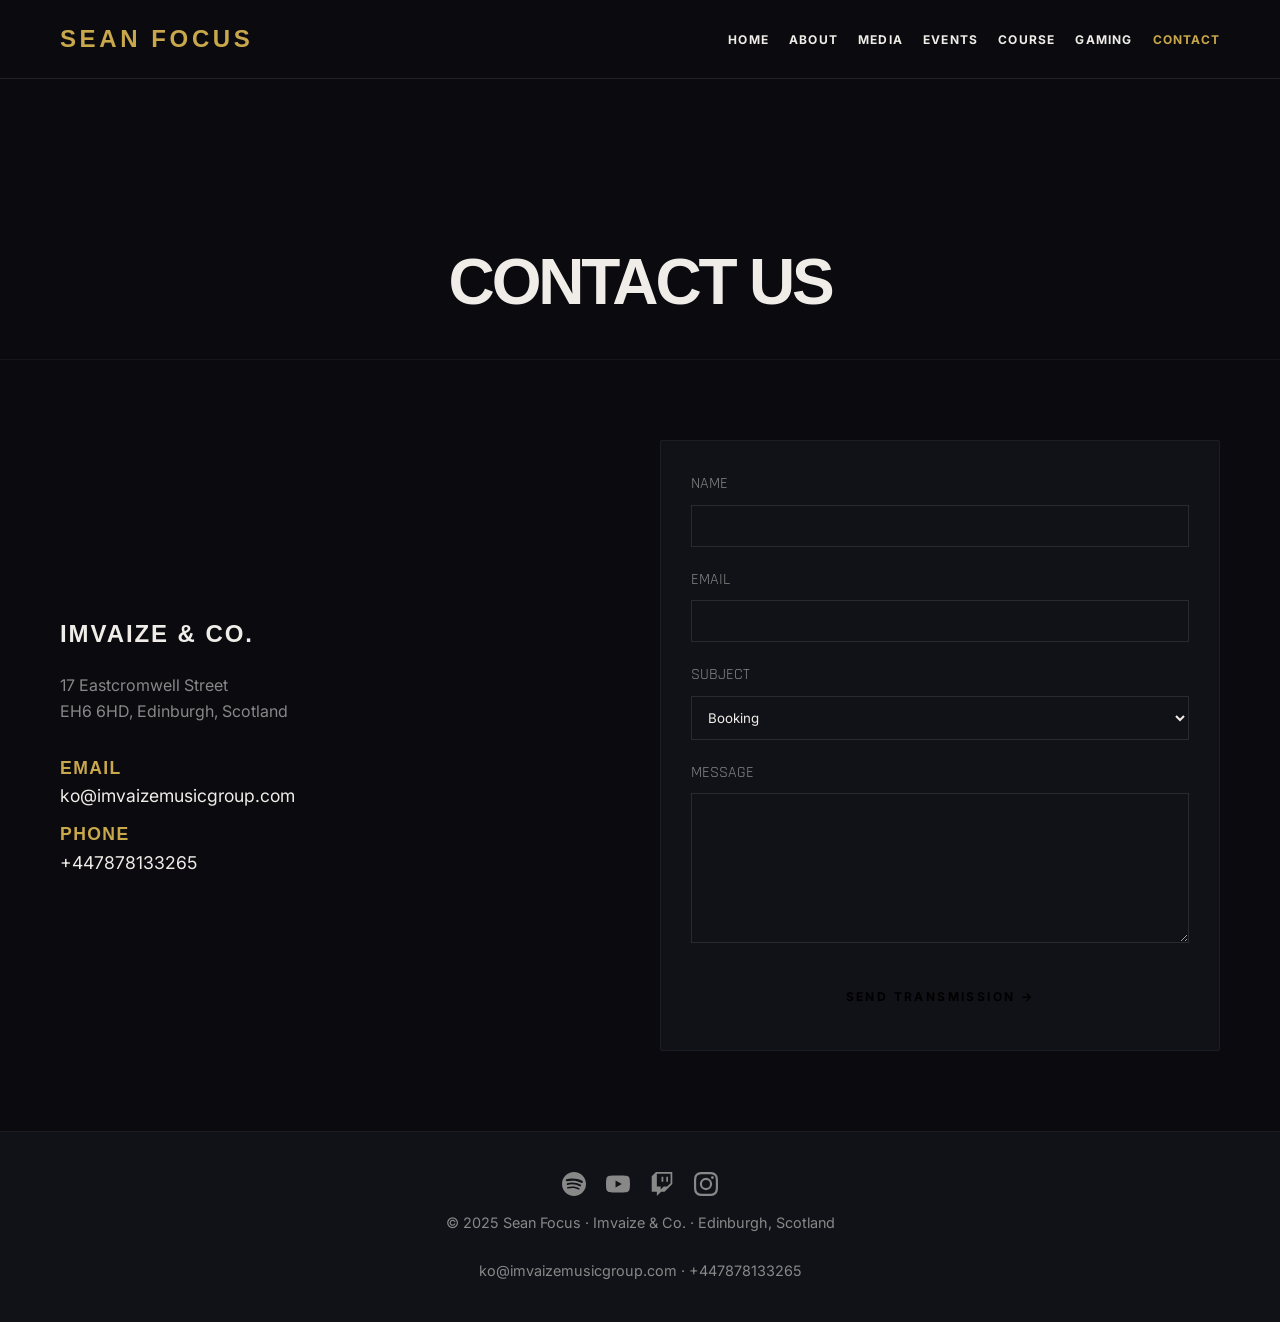
<file: sean-focus-website/contact.html>
<!doctype html>
<html lang="en">
  <head>
    <meta charset="UTF-8" />
    <meta name="viewport" content="width=device-width, initial-scale=1.0" />
    <title>Contact | Sean Focus</title>
    <link rel="stylesheet" href="./style.css">
    <script src="./main.js" defer></script>
  </head>
  <body>
    <!-- Nav -->
    <nav>
      <div class="container nav-container">
        <a href="./index.html" class="logo">SEAN FOCUS</a>
        <ul class="nav-links">
          <li><a href="./index.html">Home</a></li>
          <li><a href="./about.html">About</a></li>
          <li><a href="./media.html">Media</a></li>
          <li><a href="./events.html">Events</a></li>
          <li><a href="./course.html">Course</a></li>
          <li><a href="./gaming.html">Gaming</a></li>
          <li><a href="./contact.html" class="active">Contact</a></li>
        </ul>
        <div class="hamburger">
          <div class="line1"></div>
          <div class="line2"></div>
          <div class="line3"></div>
        </div>
      </div>
    </nav>

    <!-- Hero -->
    <section class="hero" style="min-height: 40vh; align-items: flex-end; padding-bottom: 40px; border-bottom: 1px solid rgba(255,255,255,0.05);">
      <div class="container hero-content">
        <h1>CONTACT US</h1>
      </div>
    </section>

    <!-- Section 1: Contact Two-Col -->
    <section class="section-pad fade-up">
      <div class="container two-col">
        
        <!-- Left: Details -->
        <div>
          <h2 style="margin-bottom: 20px;">IMVAIZE & CO.</h2>
          <p style="color: var(--text-muted); margin-bottom: 30px;">
            17 Eastcromwell Street<br>
            EH6 6HD, Edinburgh, Scotland
          </p>
          <div style="font-size: 1.1rem; margin-bottom: 10px;">
            <span style="color: var(--gold-accent);" class="rajdhani">EMAIL</span><br>
            <a href="mailto:ko@imvaizemusicgroup.com">ko@imvaizemusicgroup.com</a>
          </div>
          <div style="font-size: 1.1rem;">
            <span style="color: var(--gold-accent);" class="rajdhani">PHONE</span><br>
            <a href="tel:+447878133265">+447878133265</a>
          </div>
        </div>

        <!-- Right: Form -->
        <div class="surface-card">
          <form class="contact-form" action="#" onsubmit="event.preventDefault(); alert('Transmission Sent. We will be in touch.');">
            <div class="form-group">
              <label for="name">NAME</label>
              <input type="text" id="name" required>
            </div>
            
            <div class="form-group">
              <label for="email">EMAIL</label>
              <input type="email" id="email" required>
            </div>
            
            <div class="form-group">
              <label for="subject">SUBJECT</label>
              <select id="subject" required>
                <option value="booking">Booking</option>
                <option value="collaboration">Collaboration</option>
                <option value="press">Press</option>
                <option value="general">General</option>
              </select>
            </div>
            
            <div class="form-group">
              <label for="message">MESSAGE</label>
              <textarea id="message" required></textarea>
            </div>
            
            <button type="submit" class="btn submit-btn" style="margin-top: 10px;">SEND TRANSMISSION &rarr;</button>
          </form>
        </div>

      </div>
    </section>

    <!-- Footer -->
    <footer>
      <div class="container footer-content fade-up">
        <div class="footer-icons">
          <a href="#" aria-label="Spotify"><svg viewBox="0 0 24 24"><path d="M12 0C5.4 0 0 5.4 0 12s5.4 12 12 12 12-5.4 12-12S18.66 0 12 0zm5.521 17.34c-.24.359-.66.48-1.021.24-2.82-1.74-6.36-2.101-10.561-1.141-.418.122-.779-.179-.899-.539-.12-.421.18-.78.54-.9 4.56-1.021 8.52-.6 11.64 1.32.42.18.54.6.301.96zm1.44-3.3c-.301.42-.84.6-1.262.3-3.239-1.98-8.159-2.58-11.939-1.38-.479.12-1.02-.12-1.14-.6-.12-.48.12-1.021.6-1.141C9.6 9.9 15 10.561 18.72 12.84c.361.181.54.84.241 1.2zm.12-3.36C15.24 8.4 8.82 8.16 5.16 9.301c-.6.179-1.2-.181-1.38-.721-.18-.6.18-1.2.72-1.38 4.26-1.26 11.28-1.02 15.72 1.621.539.3.719 1.02.419 1.56-.239.54-.959.72-1.559.3z"/></svg></a>
          <a href="#" aria-label="YouTube"><svg viewBox="0 0 24 24"><path d="M23.498 6.186a3.016 3.016 0 0 0-2.122-2.136C19.505 3.545 12 3.545 12 3.545s-7.505 0-9.377.505A3.017 3.017 0 0 0 .502 6.186C0 8.07 0 12 0 12s0 3.93.502 5.814a3.016 3.016 0 0 0 2.122 2.136c1.871.505 9.376.505 9.376.505s7.505 0 9.377-.505a3.015 3.015 0 0 0 2.122-2.136C24 15.93 24 12 24 12s0-3.93-.502-5.814zM9.545 15.568V8.432L15.818 12l-6.273 3.568z"/></svg></a>
          <a href="#" aria-label="Twitch"><svg viewBox="0 0 24 24"><path d="M11.571 4.714h1.715v5.143H11.57zm4.715 0H18v5.143h-1.714zM6 0L1.714 4.286v15.428h5.143V24l4.286-4.286h3.428L22.286 12V0zm14.571 11.143l-3.428 3.428h-3.429l-3 3v-3H6.857V1.714h13.714Z"/></svg></a>
          <a href="#" aria-label="Instagram"><svg viewBox="0 0 24 24"><path d="M12 2.163c3.204 0 3.584.012 4.85.07 3.252.148 4.771 1.691 4.919 4.919.058 1.265.069 1.645.069 4.849 0 3.205-.012 3.584-.069 4.849-.149 3.225-1.664 4.771-4.919 4.919-1.266.058-1.644.07-4.85.07-3.204 0-3.584-.012-4.849-.07-3.26-.149-4.771-1.699-4.919-4.92-.058-1.265-.07-1.644-.07-4.849 0-3.204.013-3.583.07-4.849.149-3.227 1.664-4.771 4.919-4.919 1.266-.057 1.645-.069 4.849-.069zM12 0C8.741 0 8.333.014 7.053.072 2.695.272.273 2.69.073 7.052.014 8.333 0 8.741 0 12c0 3.259.014 3.668.072 4.948.2 4.358 2.618 6.78 6.98 6.98C8.333 23.986 8.741 24 12 24c3.259 0 3.668-.014 4.948-.072 4.354-.2 6.782-2.618 6.979-6.98.059-1.28.073-1.689.073-4.948 0-3.259-.014-3.667-.072-4.947-.196-4.354-2.617-6.78-6.979-6.98C15.668.014 15.259 0 12 0zm0 5.838a6.162 6.162 0 100 12.324 6.162 6.162 0 000-12.324zM12 16a4 4 0 110-8 4 4 0 010 8zm6.406-11.845a1.44 1.44 0 100 2.881 1.44 1.44 0 000-2.881z"/></svg></a>
        </div>
        <div class="footer-text">© 2025 Sean Focus · Imvaize & Co. · Edinburgh, Scotland</div>
        <div class="footer-contact">ko@imvaizemusicgroup.com · +447878133265</div>
      </div>
    </footer>
  </body>
</html>
</file>
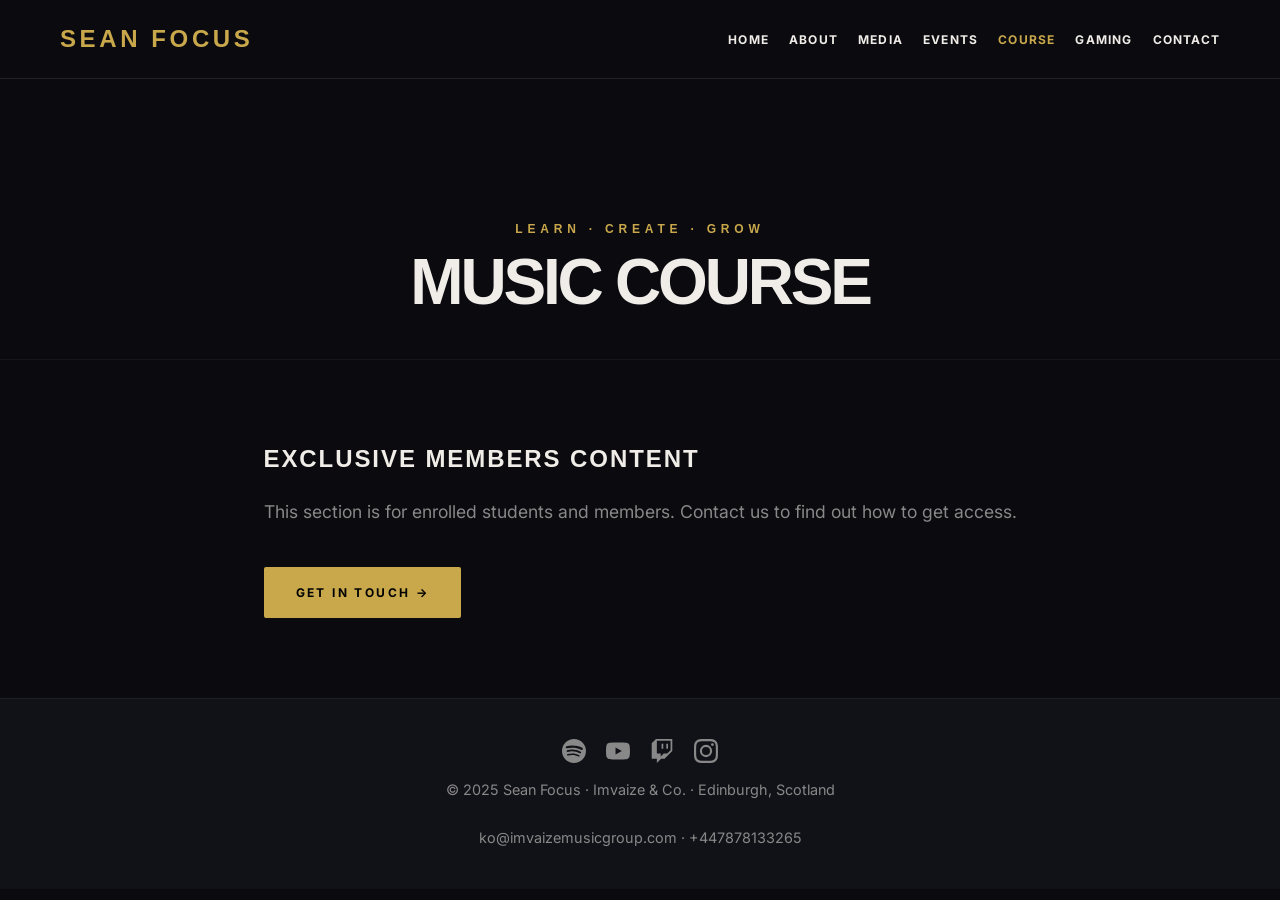
<file: sean-focus-website/course.html>
<!doctype html>
<html lang="en">
  <head>
    <meta charset="UTF-8" />
    <meta name="viewport" content="width=device-width, initial-scale=1.0" />
    <title>Music Course | Sean Focus</title>
    <link rel="stylesheet" href="./style.css">
    <script src="./main.js" defer></script>
  </head>
  <body>
    <!-- Nav -->
    <nav>
      <div class="container nav-container">
        <a href="./index.html" class="logo">SEAN FOCUS</a>
        <ul class="nav-links">
          <li><a href="./index.html">Home</a></li>
          <li><a href="./about.html">About</a></li>
          <li><a href="./media.html">Media</a></li>
          <li><a href="./events.html">Events</a></li>
          <li><a href="./course.html" class="active">Course</a></li>
          <li><a href="./gaming.html">Gaming</a></li>
          <li><a href="./contact.html">Contact</a></li>
        </ul>
        <div class="hamburger">
          <div class="line1"></div>
          <div class="line2"></div>
          <div class="line3"></div>
        </div>
      </div>
    </nav>

    <!-- Hero -->
    <section class="hero" style="min-height: 40vh; align-items: flex-end; padding-bottom: 40px; border-bottom: 1px solid rgba(255,255,255,0.05);">
      <div class="container hero-content">
        <span class="eyebrow rajdhani">LEARN · CREATE · GROW</span>
        <h1>MUSIC COURSE</h1>
      </div>
    </section>

    <!-- Section 1: Members Only -->
    <section class="section-pad fade-up" style="flex: 1; display: flex; align-items: center;">
      <div class="container text-center">
        <h2 style="margin-bottom: 20px;">EXCLUSIVE MEMBERS CONTENT</h2>
        <p style="margin-bottom: 40px; color: var(--text-muted); font-size: 1.1rem;">This section is for enrolled students and members. Contact us to find out how to get access.</p>
        <a href="./contact.html" class="btn">GET IN TOUCH &rarr;</a>
      </div>
    </section>

    <!-- Footer -->
    <footer>
      <div class="container footer-content fade-up">
        <div class="footer-icons">
          <a href="#" aria-label="Spotify"><svg viewBox="0 0 24 24"><path d="M12 0C5.4 0 0 5.4 0 12s5.4 12 12 12 12-5.4 12-12S18.66 0 12 0zm5.521 17.34c-.24.359-.66.48-1.021.24-2.82-1.74-6.36-2.101-10.561-1.141-.418.122-.779-.179-.899-.539-.12-.421.18-.78.54-.9 4.56-1.021 8.52-.6 11.64 1.32.42.18.54.6.301.96zm1.44-3.3c-.301.42-.84.6-1.262.3-3.239-1.98-8.159-2.58-11.939-1.38-.479.12-1.02-.12-1.14-.6-.12-.48.12-1.021.6-1.141C9.6 9.9 15 10.561 18.72 12.84c.361.181.54.84.241 1.2zm.12-3.36C15.24 8.4 8.82 8.16 5.16 9.301c-.6.179-1.2-.181-1.38-.721-.18-.6.18-1.2.72-1.38 4.26-1.26 11.28-1.02 15.72 1.621.539.3.719 1.02.419 1.56-.239.54-.959.72-1.559.3z"/></svg></a>
          <a href="#" aria-label="YouTube"><svg viewBox="0 0 24 24"><path d="M23.498 6.186a3.016 3.016 0 0 0-2.122-2.136C19.505 3.545 12 3.545 12 3.545s-7.505 0-9.377.505A3.017 3.017 0 0 0 .502 6.186C0 8.07 0 12 0 12s0 3.93.502 5.814a3.016 3.016 0 0 0 2.122 2.136c1.871.505 9.376.505 9.376.505s7.505 0 9.377-.505a3.015 3.015 0 0 0 2.122-2.136C24 15.93 24 12 24 12s0-3.93-.502-5.814zM9.545 15.568V8.432L15.818 12l-6.273 3.568z"/></svg></a>
          <a href="#" aria-label="Twitch"><svg viewBox="0 0 24 24"><path d="M11.571 4.714h1.715v5.143H11.57zm4.715 0H18v5.143h-1.714zM6 0L1.714 4.286v15.428h5.143V24l4.286-4.286h3.428L22.286 12V0zm14.571 11.143l-3.428 3.428h-3.429l-3 3v-3H6.857V1.714h13.714Z"/></svg></a>
          <a href="#" aria-label="Instagram"><svg viewBox="0 0 24 24"><path d="M12 2.163c3.204 0 3.584.012 4.85.07 3.252.148 4.771 1.691 4.919 4.919.058 1.265.069 1.645.069 4.849 0 3.205-.012 3.584-.069 4.849-.149 3.225-1.664 4.771-4.919 4.919-1.266.058-1.644.07-4.85.07-3.204 0-3.584-.012-4.849-.07-3.26-.149-4.771-1.699-4.919-4.92-.058-1.265-.07-1.644-.07-4.849 0-3.204.013-3.583.07-4.849.149-3.227 1.664-4.771 4.919-4.919 1.266-.057 1.645-.069 4.849-.069zM12 0C8.741 0 8.333.014 7.053.072 2.695.272.273 2.69.073 7.052.014 8.333 0 8.741 0 12c0 3.259.014 3.668.072 4.948.2 4.358 2.618 6.78 6.98 6.98C8.333 23.986 8.741 24 12 24c3.259 0 3.668-.014 4.948-.072 4.354-.2 6.782-2.618 6.979-6.98.059-1.28.073-1.689.073-4.948 0-3.259-.014-3.667-.072-4.947-.196-4.354-2.617-6.78-6.979-6.98C15.668.014 15.259 0 12 0zm0 5.838a6.162 6.162 0 100 12.324 6.162 6.162 0 000-12.324zM12 16a4 4 0 110-8 4 4 0 010 8zm6.406-11.845a1.44 1.44 0 100 2.881 1.44 1.44 0 000-2.881z"/></svg></a>
        </div>
        <div class="footer-text">© 2025 Sean Focus · Imvaize & Co. · Edinburgh, Scotland</div>
        <div class="footer-contact">ko@imvaizemusicgroup.com · +447878133265</div>
      </div>
    </footer>
  </body>
</html>
</file>
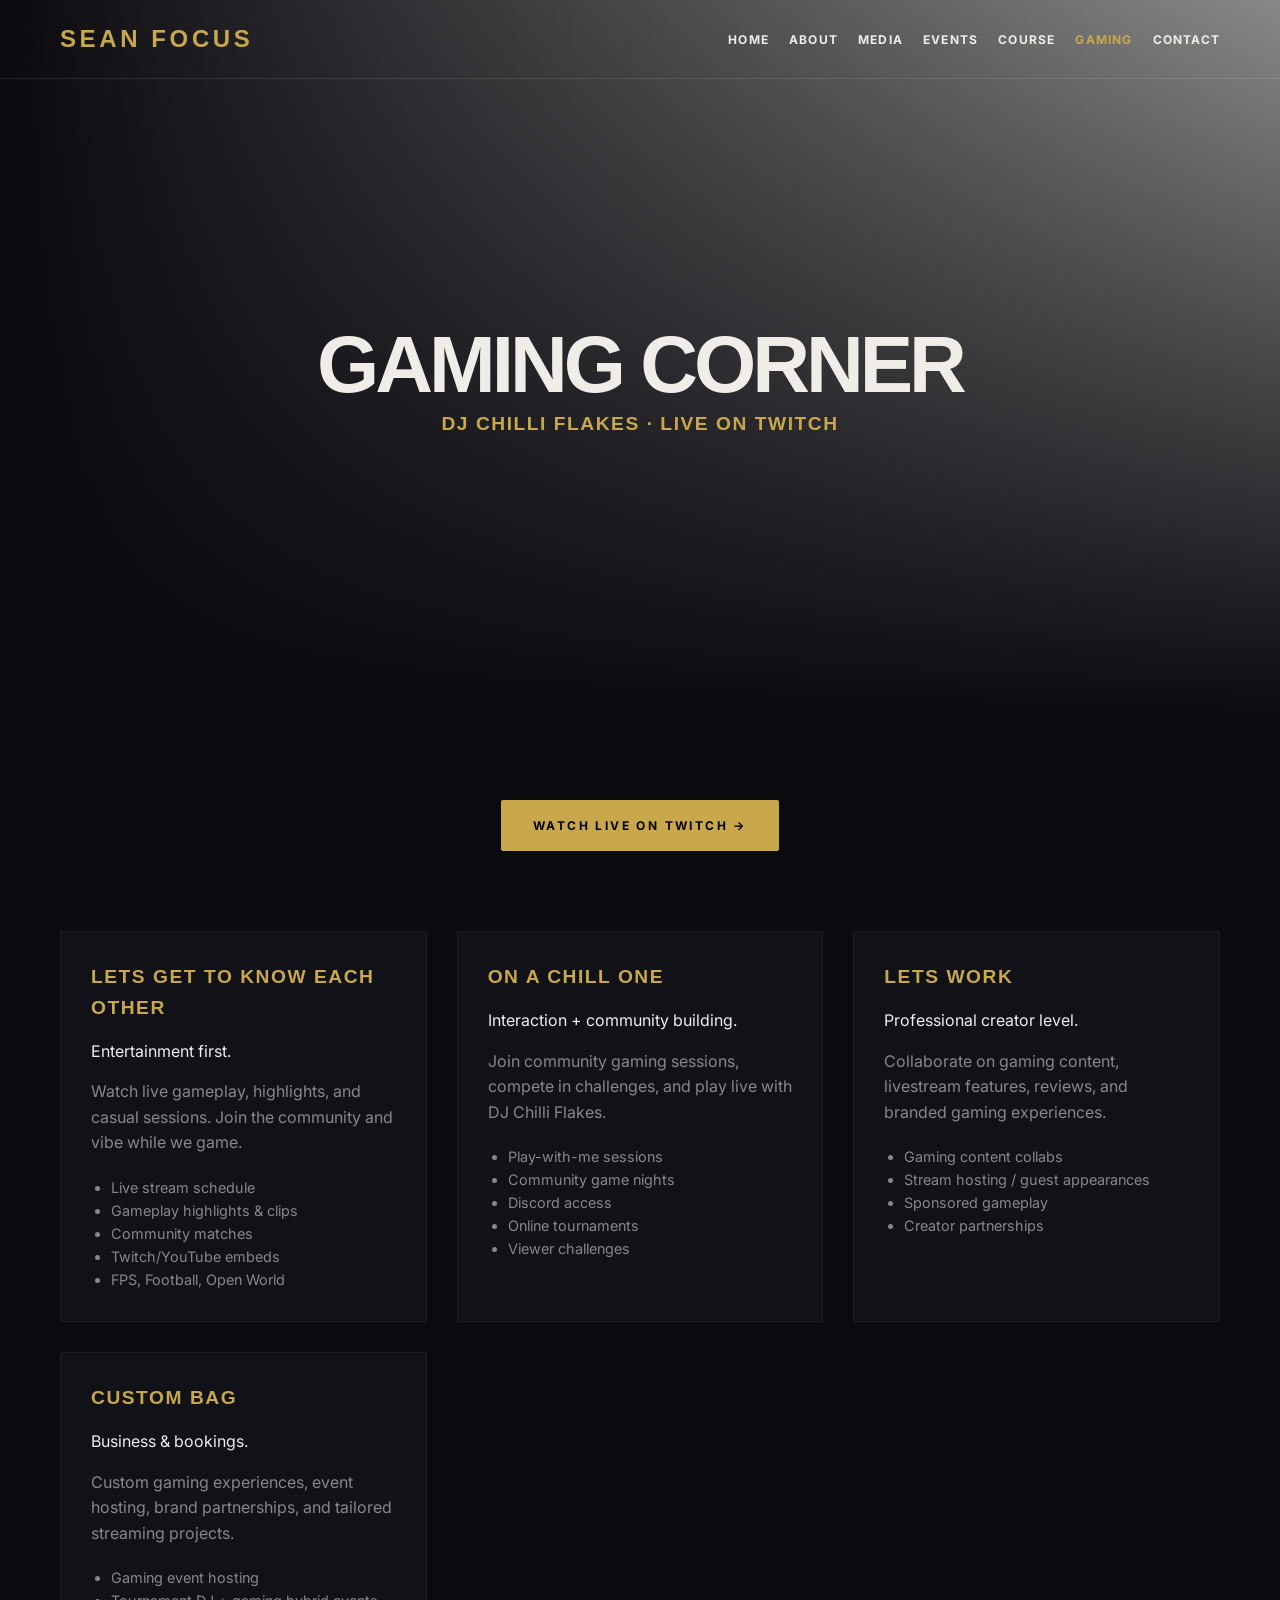
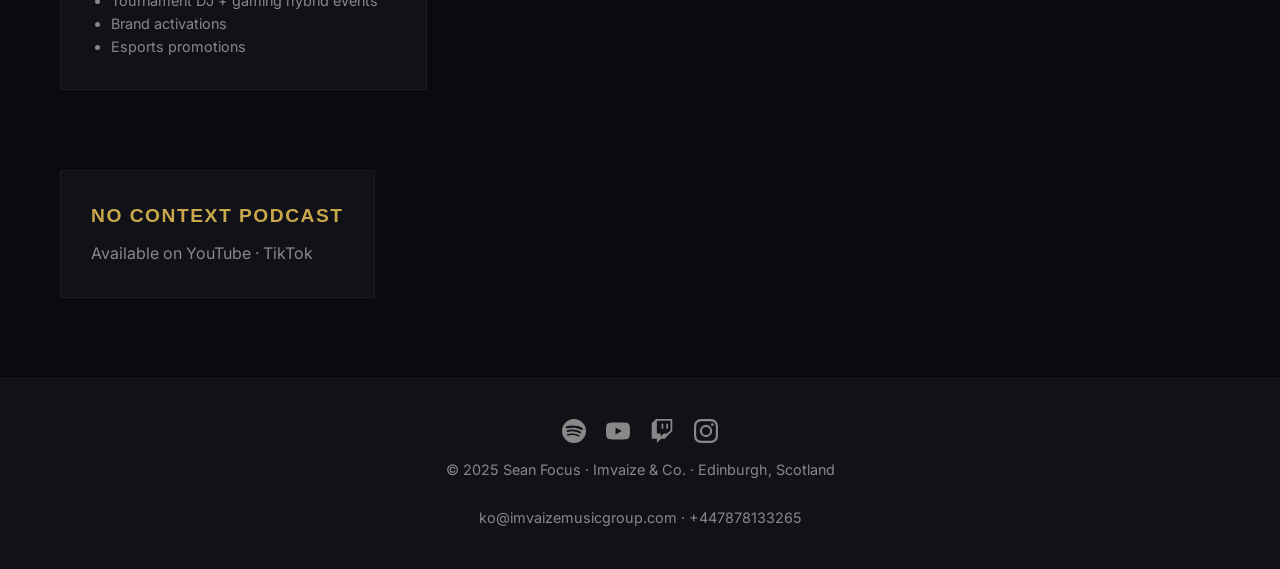
<file: sean-focus-website/gaming.html>
<!doctype html>
<html lang="en">
  <head>
    <meta charset="UTF-8" />
    <meta name="viewport" content="width=device-width, initial-scale=1.0" />
    <title>Gaming | Sean Focus</title>
    <link rel="stylesheet" href="./style.css">
    <script src="./main.js" defer></script>
  </head>
  <body>
    <!-- Nav -->
    <nav>
      <div class="container nav-container">
        <a href="./index.html" class="logo">SEAN FOCUS</a>
        <ul class="nav-links">
          <li><a href="./index.html">Home</a></li>
          <li><a href="./about.html">About</a></li>
          <li><a href="./media.html">Media</a></li>
          <li><a href="./events.html">Events</a></li>
          <li><a href="./course.html">Course</a></li>
          <li><a href="./gaming.html" class="active">Gaming</a></li>
          <li><a href="./contact.html">Contact</a></li>
        </ul>
        <div class="hamburger">
          <div class="line1"></div>
          <div class="line2"></div>
          <div class="line3"></div>
        </div>
      </div>
    </nav>

    <!-- Hero -->
    <section class="hero bg-image-hero fade-up" style="background-image: url('https://images.squarespace-cdn.com/content/v1/686b99c8298a407d0af5ca66/ce37ebe5-df0a-4af9-9fb5-c3d0c00c804d/IMG_8475.PNG');">
      <div class="hero-overlay"></div>
      <div class="container hero-content">
        <h1 style="font-size: 5rem; margin-bottom: 0;">GAMING CORNER</h1>
        <p class="rajdhani" style="color: var(--gold-accent); margin-top: 10px;">DJ CHILLI FLAKES · LIVE ON TWITCH</p>
      </div>
    </section>

    <!-- Section 1: Twitch CTA -->
    <section class="section-pad fade-up" style="text-align: center; padding-bottom: 0;">
      <div class="container">
        <a href="https://www.twitch.com/seanfocus" target="_blank" class="btn">WATCH LIVE ON TWITCH &rarr;</a>
      </div>
    </section>

    <!-- Section 2: 4 Tier Cards -->
    <section class="section-pad fade-up">
      <div class="container">
        <div style="display: grid; grid-template-columns: repeat(auto-fit, minmax(300px, 1fr)); gap: 30px;">
          
          <div class="surface-card">
            <h3>LETS GET TO KNOW EACH OTHER</h3>
            <p style="margin-bottom: 15px; color: var(--text-primary);">Entertainment first.</p>
            <p style="margin-bottom: 20px;">Watch live gameplay, highlights, and casual sessions. Join the community and vibe while we game.</p>
            <ul style="color: var(--text-muted); list-style-type: disc; padding-left: 20px; font-size: 0.9rem;">
              <li>Live stream schedule</li>
              <li>Gameplay highlights & clips</li>
              <li>Community matches</li>
              <li>Twitch/YouTube embeds</li>
              <li>FPS, Football, Open World</li>
            </ul>
          </div>

          <div class="surface-card">
            <h3>ON A CHILL ONE</h3>
            <p style="margin-bottom: 15px; color: var(--text-primary);">Interaction + community building.</p>
            <p style="margin-bottom: 20px;">Join community gaming sessions, compete in challenges, and play live with DJ Chilli Flakes.</p>
            <ul style="color: var(--text-muted); list-style-type: disc; padding-left: 20px; font-size: 0.9rem;">
              <li>Play-with-me sessions</li>
              <li>Community game nights</li>
              <li>Discord access</li>
              <li>Online tournaments</li>
              <li>Viewer challenges</li>
            </ul>
          </div>

          <div class="surface-card">
            <h3>LETS WORK</h3>
            <p style="margin-bottom: 15px; color: var(--text-primary);">Professional creator level.</p>
            <p style="margin-bottom: 20px;">Collaborate on gaming content, livestream features, reviews, and branded gaming experiences.</p>
            <ul style="color: var(--text-muted); list-style-type: disc; padding-left: 20px; font-size: 0.9rem;">
              <li>Gaming content collabs</li>
              <li>Stream hosting / guest appearances</li>
              <li>Sponsored gameplay</li>
              <li>Creator partnerships</li>
            </ul>
          </div>

          <div class="surface-card">
            <h3>CUSTOM BAG</h3>
            <p style="margin-bottom: 15px; color: var(--text-primary);">Business & bookings.</p>
            <p style="margin-bottom: 20px;">Custom gaming experiences, event hosting, brand partnerships, and tailored streaming projects.</p>
            <ul style="color: var(--text-muted); list-style-type: disc; padding-left: 20px; font-size: 0.9rem;">
              <li>Gaming event hosting</li>
              <li>Tournament DJ + gaming hybrid events</li>
              <li>Brand activations</li>
              <li>Esports promotions</li>
            </ul>
          </div>

        </div>
      </div>
    </section>

    <!-- Section 3: No Context Podcast -->
    <section class="section-pad fade-up" style="padding-top: 0;">
      <div class="container text-center">
        <div class="surface-card" style="max-width: 600px; margin: 0 auto; display: inline-block;">
          <h3 style="margin-bottom: 10px;">NO CONTEXT PODCAST</h3>
          <p>Available on YouTube · TikTok</p>
        </div>
      </div>
    </section>

    <!-- Footer -->
    <footer>
      <div class="container footer-content fade-up">
        <div class="footer-icons">
          <a href="#" aria-label="Spotify"><svg viewBox="0 0 24 24"><path d="M12 0C5.4 0 0 5.4 0 12s5.4 12 12 12 12-5.4 12-12S18.66 0 12 0zm5.521 17.34c-.24.359-.66.48-1.021.24-2.82-1.74-6.36-2.101-10.561-1.141-.418.122-.779-.179-.899-.539-.12-.421.18-.78.54-.9 4.56-1.021 8.52-.6 11.64 1.32.42.18.54.6.301.96zm1.44-3.3c-.301.42-.84.6-1.262.3-3.239-1.98-8.159-2.58-11.939-1.38-.479.12-1.02-.12-1.14-.6-.12-.48.12-1.021.6-1.141C9.6 9.9 15 10.561 18.72 12.84c.361.181.54.84.241 1.2zm.12-3.36C15.24 8.4 8.82 8.16 5.16 9.301c-.6.179-1.2-.181-1.38-.721-.18-.6.18-1.2.72-1.38 4.26-1.26 11.28-1.02 15.72 1.621.539.3.719 1.02.419 1.56-.239.54-.959.72-1.559.3z"/></svg></a>
          <a href="#" aria-label="YouTube"><svg viewBox="0 0 24 24"><path d="M23.498 6.186a3.016 3.016 0 0 0-2.122-2.136C19.505 3.545 12 3.545 12 3.545s-7.505 0-9.377.505A3.017 3.017 0 0 0 .502 6.186C0 8.07 0 12 0 12s0 3.93.502 5.814a3.016 3.016 0 0 0 2.122 2.136c1.871.505 9.376.505 9.376.505s7.505 0 9.377-.505a3.015 3.015 0 0 0 2.122-2.136C24 15.93 24 12 24 12s0-3.93-.502-5.814zM9.545 15.568V8.432L15.818 12l-6.273 3.568z"/></svg></a>
          <a href="#" aria-label="Twitch"><svg viewBox="0 0 24 24"><path d="M11.571 4.714h1.715v5.143H11.57zm4.715 0H18v5.143h-1.714zM6 0L1.714 4.286v15.428h5.143V24l4.286-4.286h3.428L22.286 12V0zm14.571 11.143l-3.428 3.428h-3.429l-3 3v-3H6.857V1.714h13.714Z"/></svg></a>
          <a href="#" aria-label="Instagram"><svg viewBox="0 0 24 24"><path d="M12 2.163c3.204 0 3.584.012 4.85.07 3.252.148 4.771 1.691 4.919 4.919.058 1.265.069 1.645.069 4.849 0 3.205-.012 3.584-.069 4.849-.149 3.225-1.664 4.771-4.919 4.919-1.266.058-1.644.07-4.85.07-3.204 0-3.584-.012-4.849-.07-3.26-.149-4.771-1.699-4.919-4.92-.058-1.265-.07-1.644-.07-4.849 0-3.204.013-3.583.07-4.849.149-3.227 1.664-4.771 4.919-4.919 1.266-.057 1.645-.069 4.849-.069zM12 0C8.741 0 8.333.014 7.053.072 2.695.272.273 2.69.073 7.052.014 8.333 0 8.741 0 12c0 3.259.014 3.668.072 4.948.2 4.358 2.618 6.78 6.98 6.98C8.333 23.986 8.741 24 12 24c3.259 0 3.668-.014 4.948-.072 4.354-.2 6.782-2.618 6.979-6.98.059-1.28.073-1.689.073-4.948 0-3.259-.014-3.667-.072-4.947-.196-4.354-2.617-6.78-6.979-6.98C15.668.014 15.259 0 12 0zm0 5.838a6.162 6.162 0 100 12.324 6.162 6.162 0 000-12.324zM12 16a4 4 0 110-8 4 4 0 010 8zm6.406-11.845a1.44 1.44 0 100 2.881 1.44 1.44 0 000-2.881z"/></svg></a>
        </div>
        <div class="footer-text">© 2025 Sean Focus · Imvaize & Co. · Edinburgh, Scotland</div>
        <div class="footer-contact">ko@imvaizemusicgroup.com · +447878133265</div>
      </div>
    </footer>
  </body>
</html>
</file>
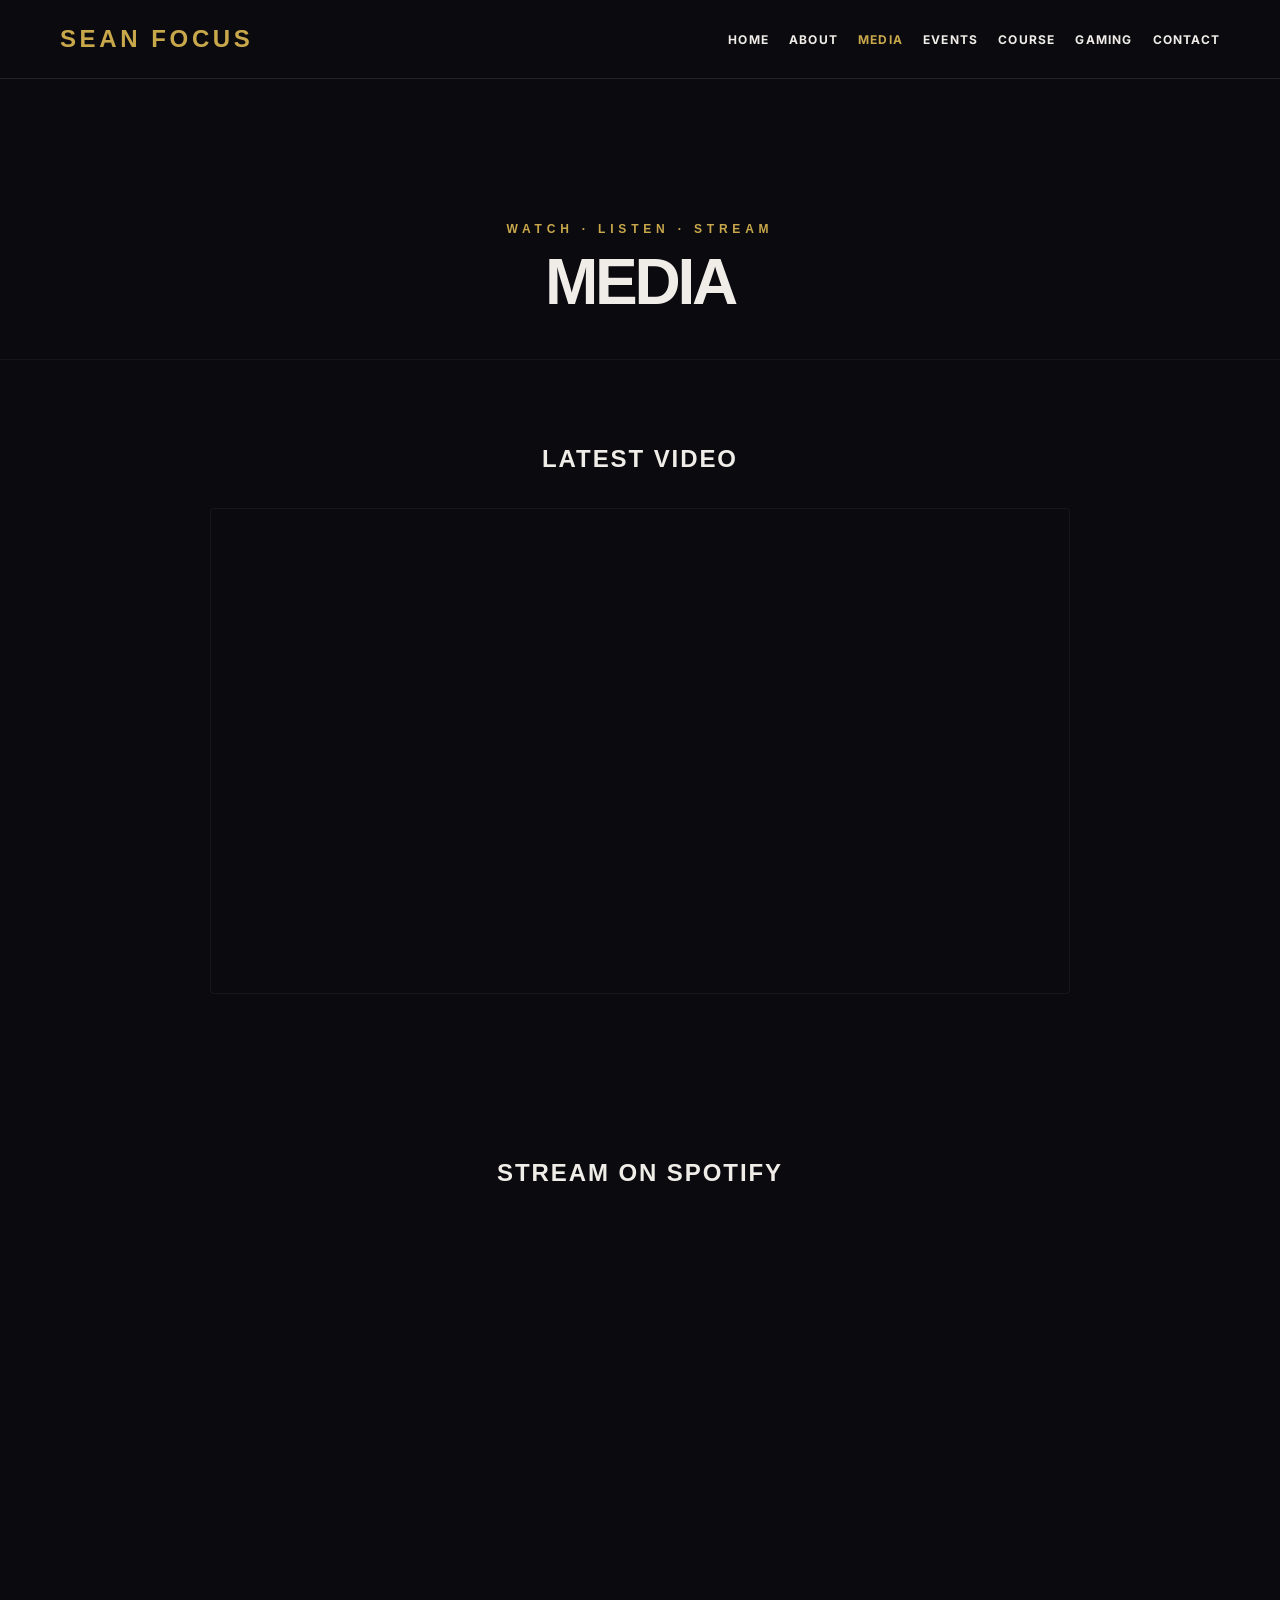
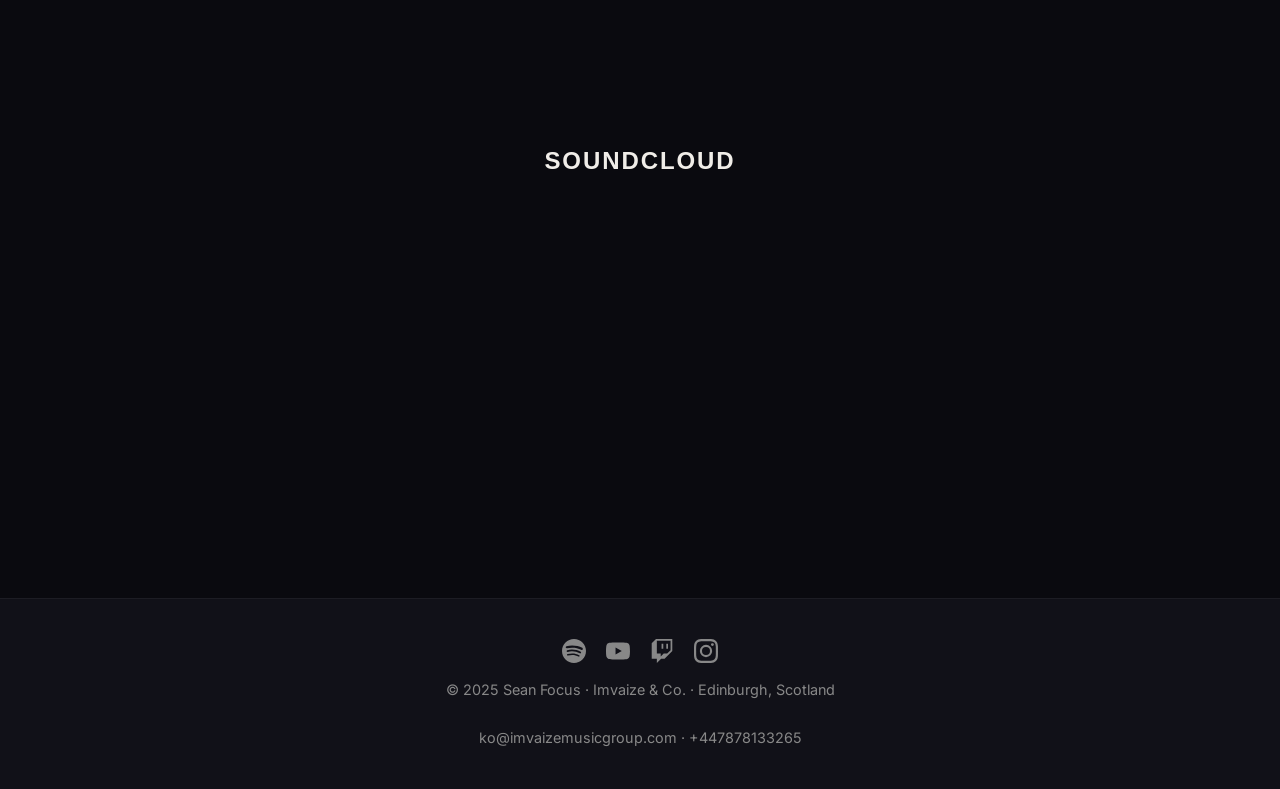
<file: sean-focus-website/media.html>
<!doctype html>
<html lang="en">
  <head>
    <meta charset="UTF-8" />
    <meta name="viewport" content="width=device-width, initial-scale=1.0" />
    <title>Media | Sean Focus</title>
    <link rel="stylesheet" href="./style.css">
    <script src="./main.js" defer></script>
  </head>
  <body>
    <!-- Nav -->
    <nav>
      <div class="container nav-container">
        <a href="./index.html" class="logo">SEAN FOCUS</a>
        <ul class="nav-links">
          <li><a href="./index.html">Home</a></li>
          <li><a href="./about.html">About</a></li>
          <li><a href="./media.html" class="active">Media</a></li>
          <li><a href="./events.html">Events</a></li>
          <li><a href="./course.html">Course</a></li>
          <li><a href="./gaming.html">Gaming</a></li>
          <li><a href="./contact.html">Contact</a></li>
        </ul>
        <div class="hamburger">
          <div class="line1"></div>
          <div class="line2"></div>
          <div class="line3"></div>
        </div>
      </div>
    </nav>

    <!-- Hero -->
    <section class="hero" style="min-height: 40vh; align-items: flex-end; padding-bottom: 40px; border-bottom: 1px solid rgba(255,255,255,0.05);">
      <div class="container hero-content">
        <span class="eyebrow rajdhani">WATCH · LISTEN · STREAM</span>
        <h1>MEDIA</h1>
      </div>
    </section>

    <!-- Section 1: YouTube -->
    <section class="section-pad fade-up">
      <div class="container" style="max-width: 900px;">
        <h2 style="margin-bottom: 30px; text-align: center;">LATEST VIDEO</h2>
        <div style="position: relative; padding-bottom: 56.25%; height: 0; overflow: hidden; max-width: 100%; border-radius: 4px; border: 1px solid rgba(255,255,255,0.05);">
          <iframe style="position: absolute; top: 0; left: 0; width: 100%; height: 100%;" src="https://www.youtube.com/embed/-gnrQWbRamI?si=YFvKfMiNOsxF3Ruw" title="YouTube video player" frameborder="0" allow="accelerometer; autoplay; clipboard-write; encrypted-media; gyroscope; picture-in-picture; web-share" allowfullscreen></iframe>
        </div>
      </div>
    </section>

    <!-- Section 2: Spotify -->
    <section class="section-pad fade-up">
      <div class="container" style="max-width: 900px;">
        <h2 style="margin-bottom: 30px; text-align: center;">STREAM ON SPOTIFY</h2>
        <iframe style="border-radius:12px" src="https://open.spotify.com/embed/artist/6j7iNkRpXyfzPkkGRPzyLL?utm_source=generator&theme=0" width="100%" height="352" frameBorder="0" allowfullscreen="" allow="autoplay; clipboard-write; encrypted-media; fullscreen; picture-in-picture" loading="lazy"></iframe>
      </div>
    </section>

    <!-- Section 3: SoundCloud -->
    <section class="section-pad fade-up">
      <div class="container" style="max-width: 900px;">
        <h2 style="margin-bottom: 30px; text-align: center;">SOUNDCLOUD</h2>
        <iframe width="100%" height="300" scrolling="no" frameborder="no" allow="autoplay" src="https://w.soundcloud.com/player/?url=https%3A//api.soundcloud.com/users/17335001&color=%23c9a84c&auto_play=false&hide_related=false&show_comments=false&show_user=true&show_reposts=false&show_teaser=false&visual=true"></iframe>
      </div>
    </section>

    <!-- Footer -->
    <footer>
      <div class="container footer-content fade-up">
        <div class="footer-icons">
          <a href="#" aria-label="Spotify"><svg viewBox="0 0 24 24"><path d="M12 0C5.4 0 0 5.4 0 12s5.4 12 12 12 12-5.4 12-12S18.66 0 12 0zm5.521 17.34c-.24.359-.66.48-1.021.24-2.82-1.74-6.36-2.101-10.561-1.141-.418.122-.779-.179-.899-.539-.12-.421.18-.78.54-.9 4.56-1.021 8.52-.6 11.64 1.32.42.18.54.6.301.96zm1.44-3.3c-.301.42-.84.6-1.262.3-3.239-1.98-8.159-2.58-11.939-1.38-.479.12-1.02-.12-1.14-.6-.12-.48.12-1.021.6-1.141C9.6 9.9 15 10.561 18.72 12.84c.361.181.54.84.241 1.2zm.12-3.36C15.24 8.4 8.82 8.16 5.16 9.301c-.6.179-1.2-.181-1.38-.721-.18-.6.18-1.2.72-1.38 4.26-1.26 11.28-1.02 15.72 1.621.539.3.719 1.02.419 1.56-.239.54-.959.72-1.559.3z"/></svg></a>
          <a href="#" aria-label="YouTube"><svg viewBox="0 0 24 24"><path d="M23.498 6.186a3.016 3.016 0 0 0-2.122-2.136C19.505 3.545 12 3.545 12 3.545s-7.505 0-9.377.505A3.017 3.017 0 0 0 .502 6.186C0 8.07 0 12 0 12s0 3.93.502 5.814a3.016 3.016 0 0 0 2.122 2.136c1.871.505 9.376.505 9.376.505s7.505 0 9.377-.505a3.015 3.015 0 0 0 2.122-2.136C24 15.93 24 12 24 12s0-3.93-.502-5.814zM9.545 15.568V8.432L15.818 12l-6.273 3.568z"/></svg></a>
          <a href="#" aria-label="Twitch"><svg viewBox="0 0 24 24"><path d="M11.571 4.714h1.715v5.143H11.57zm4.715 0H18v5.143h-1.714zM6 0L1.714 4.286v15.428h5.143V24l4.286-4.286h3.428L22.286 12V0zm14.571 11.143l-3.428 3.428h-3.429l-3 3v-3H6.857V1.714h13.714Z"/></svg></a>
          <a href="#" aria-label="Instagram"><svg viewBox="0 0 24 24"><path d="M12 2.163c3.204 0 3.584.012 4.85.07 3.252.148 4.771 1.691 4.919 4.919.058 1.265.069 1.645.069 4.849 0 3.205-.012 3.584-.069 4.849-.149 3.225-1.664 4.771-4.919 4.919-1.266.058-1.644.07-4.85.07-3.204 0-3.584-.012-4.849-.07-3.26-.149-4.771-1.699-4.919-4.92-.058-1.265-.07-1.644-.07-4.849 0-3.204.013-3.583.07-4.849.149-3.227 1.664-4.771 4.919-4.919 1.266-.057 1.645-.069 4.849-.069zM12 0C8.741 0 8.333.014 7.053.072 2.695.272.273 2.69.073 7.052.014 8.333 0 8.741 0 12c0 3.259.014 3.668.072 4.948.2 4.358 2.618 6.78 6.98 6.98C8.333 23.986 8.741 24 12 24c3.259 0 3.668-.014 4.948-.072 4.354-.2 6.782-2.618 6.979-6.98.059-1.28.073-1.689.073-4.948 0-3.259-.014-3.667-.072-4.947-.196-4.354-2.617-6.78-6.979-6.98C15.668.014 15.259 0 12 0zm0 5.838a6.162 6.162 0 100 12.324 6.162 6.162 0 000-12.324zM12 16a4 4 0 110-8 4 4 0 010 8zm6.406-11.845a1.44 1.44 0 100 2.881 1.44 1.44 0 000-2.881z"/></svg></a>
        </div>
        <div class="footer-text">© 2025 Sean Focus · Imvaize & Co. · Edinburgh, Scotland</div>
        <div class="footer-contact">ko@imvaizemusicgroup.com · +447878133265</div>
      </div>
    </footer>
  </body>
</html>
</file>
<file: sean-focus-website/style.css>
@import url('https://fonts.googleapis.com/css2?family=Inter:wght@400;500&family=Rajdhani:wght@700&display=swap');

:root {
  --bg-color: #0a0a0f;
  --surface-color: #111118;
  --gold-accent: #c9a84c;
  --text-primary: #f0ede8;
  --text-muted: #888888;
  --nav-bg-scrolled: rgba(10, 10, 15, 0.96);
  --nav-bg-transparent: rgba(10, 10, 15, 0);
  --glow-shadow: 0 0 20px rgba(201, 168, 76, 0.4);
}

* {
  margin: 0;
  padding: 0;
  box-sizing: border-box;
}

body {
  background-color: var(--bg-color);
  color: var(--text-primary);
  font-family: 'Inter', sans-serif;
  line-height: 1.6;
  overflow-x: hidden;
}

h1 {
  font-family: 'Arial Black', sans-serif;
  font-size: min(110px, 15vw);
  line-height: 0.85;
  font-weight: 900;
  letter-spacing: -0.05em;
  text-transform: uppercase;
  margin-bottom: 30px;
}

h2, h3, h4, h5, h6, .rajdhani {
  font-family: 'Arial Black', sans-serif;
  font-weight: 900;
  text-transform: uppercase;
  letter-spacing: 0.08em;
}

a {
  color: inherit;
  text-decoration: none;
  transition: color 0.3s ease;
}

ul {
  list-style: none;
}

/* Animations & Fade up */
.fade-up {
  opacity: 0;
  transform: translateY(30px);
  transition: opacity 0.8s ease, transform 0.8s ease;
}

.fade-up.visible {
  opacity: 1;
  transform: translateY(0);
}

/* Container */
.container {
  max-width: 1200px;
  margin: 0 auto;
  padding: 0 20px;
}

/* Shared Nav */
nav {
  position: fixed;
  top: 0;
  width: 100%;
  z-index: 1000;
  background-color: var(--nav-bg-transparent);
  transition: background-color 0.3s ease;
  padding: 20px 0;
  border-bottom: 1px solid rgba(255, 255, 255, 0.1);
}

nav.scrolled {
  background-color: var(--nav-bg-scrolled);
  padding: 15px 0;
  box-shadow: 0 2px 10px rgba(0,0,0,0.5);
  border-bottom: 1px solid var(--gold-accent);
}

.nav-container {
  display: flex;
  justify-content: space-between;
  align-items: center;
}

.logo {
  font-family: 'Arial Black', sans-serif;
  font-weight: 900;
  font-size: 1.5rem;
  color: var(--gold-accent);
  text-transform: uppercase;
  letter-spacing: 0.15em;
}

.nav-links {
  display: flex;
  gap: 20px;
}

.nav-links li a {
  font-size: 0.75rem;
  font-weight: 700;
  text-transform: uppercase;
  letter-spacing: 0.1em;
}

.nav-links li a:hover,
.nav-links li a.active {
  color: var(--gold-accent);
}

.hamburger {
  display: none;
  cursor: pointer;
  flex-direction: column;
  gap: 5px;
}

.hamburger div {
  width: 25px;
  height: 2px;
  background-color: var(--text-primary);
  transition: all 0.3s;
}

@media (max-width: 768px) {
  .nav-links {
    position: absolute;
    top: 100%;
    right: 0;
    flex-direction: column;
    background-color: var(--surface-color);
    width: 200px;
    padding: 20px;
    gap: 15px;
    transform: translateX(100%);
    transition: transform 0.3s ease;
  }
  
  .nav-links.nav-active {
    transform: translateX(0);
  }
  
  .hamburger {
    display: flex;
  }
  
  .hamburger.toggle .line1 { transform: rotate(-45deg) translate(-5px, 5px); }
  .hamburger.toggle .line2 { opacity: 0; }
  .hamburger.toggle .line3 { transform: rotate(45deg) translate(-5px, -5px); }
}

/* Base Buttons */
.btn {
  display: inline-flex;
  align-items: center;
  justify-content: center;
  padding: 16px 32px;
  background-color: var(--gold-accent);
  color: #000;
  border: none;
  border-radius: 2px;
  font-family: 'Inter', sans-serif;
  font-weight: 700;
  text-transform: uppercase;
  letter-spacing: 0.2em;
  font-size: 0.75rem;
  cursor: pointer;
  transition: all 0.3s ease;
}

.btn:hover {
  background-color: var(--gold-accent);
  color: #000;
  box-shadow: 0 0 20px rgba(201, 168, 76, 0.6);
}

/* Hero Sections */
.hero {
  min-height: 80vh;
  display: flex;
  align-items: center;
  justify-content: center;
  text-align: center;
  position: relative;
  overflow: hidden;
  padding-top: 80px;
}

.hero-content {
  position: relative;
  z-index: 2;
  max-width: 800px;
}

.hero-overlay {
  position: absolute;
  top: 0; left: 0; width: 100%; height: 100%;
  background: linear-gradient(to top, rgba(10,10,15,1) 0%, transparent 100%),
              linear-gradient(to right, rgba(10,10,15,1) 0%, transparent 100%);
  z-index: 1;
}

.hero .eyebrow {
  color: var(--gold-accent);
  font-size: 12px;
  letter-spacing: 0.4em;
  font-weight: 700;
  text-transform: uppercase;
  margin-bottom: 15px;
  display: block;
}

.hero h1 {
  font-size: 4rem;
  margin-bottom: 10px;
}

@media (max-width: 600px) {
  .hero h1 { font-size: 2.5rem; }
}

.hero p {
  color: var(--text-muted);
  font-size: 1.2rem;
  margin-bottom: 30px;
}

/* Cards & Grid Sections */
.section-pad {
  padding: 80px 0;
}

.two-col {
  display: grid;
  grid-template-columns: 1fr 1fr;
  gap: 40px;
  align-items: center;
}

@media (max-width: 768px) {
  .two-col {
    grid-template-columns: 1fr;
  }
}

.split-img img {
  width: 100%;
  border-radius: 4px;
  filter: grayscale(100%);
  transition: filter 1s ease;
}

.split-img img:hover {
  filter: grayscale(0%);
}

.card-grid {
  display: grid;
  grid-template-columns: repeat(auto-fit, minmax(280px, 1fr));
  gap: 20px;
}

.surface-card {
  background-color: var(--surface-color);
  padding: 30px;
  border-radius: 2px;
  border: 1px solid rgba(255,255,255,0.05);
  transition: transform 0.3s ease, border-color 0.3s ease;
}

.surface-card:hover {
  transform: translateY(-5px);
  border-color: rgba(201,168,76,0.3);
}

.surface-card h3 {
  color: var(--gold-accent);
  font-size: 1.2rem;
  margin-bottom: 15px;
}

.surface-card p {
  color: var(--text-muted);
}

/* Footer */
footer {
  padding: 40px 0;
  text-align: center;
  border-top: 1px solid rgba(255,255,255,0.05);
  background: var(--surface-color);
  margin-top: auto;
}

.footer-content {
  display: flex;
  flex-direction: column;
  align-items: center;
  gap: 15px;
}

.footer-icons {
  display: flex;
  gap: 20px;
}

.footer-icons a {
  width: 24px;
  height: 24px;
  fill: var(--text-muted);
  transition: fill 0.3s ease;
}

.footer-icons a:hover {
  fill: var(--gold-accent);
}

.footer-text {
  color: var(--text-muted);
  font-size: 0.9rem;
}

.footer-contact {
  color: var(--text-muted);
  font-size: 0.9rem;
  margin-top: 10px;
}

/* Specific Home Sections */
.flight-hero {
  height: 100vh;
  position: relative;
  display: flex;
  flex-direction: column;
  justify-content: center;
  align-items: center;
  overflow: hidden;
}

.starfield {
  position: absolute;
  top: 0; left: 0; width: 100%; height: 100%;
  z-index: 0;
}

.star {
  position: absolute;
  background-color: #fff;
  border-radius: 50%;
  opacity: 0;
  animation: twinkle var(--duration) ease-in-out infinite alternate;
}

@keyframes twinkle {
  0% { opacity: 0; }
  100% { opacity: 0.8; }
}

.flight-content {
  position: relative;
  z-index: 2;
  width: 100%;
  max-width: 800px;
}

.flight-map {
  width: 100%;
  max-width: 600px;
  margin: 0 auto;
  display: block;
}

.path-line {
  fill: none;
  stroke: var(--gold-accent);
  stroke-width: 2;
  stroke-dasharray: 600;
  stroke-dashoffset: 600;
  /* Will be triggered by JS once */
}

.path-line.animate {
  animation: drawLine 3s ease forwards;
}

@keyframes drawLine {
  to { stroke-dashoffset: 0; }
}

.plane-icon {
  fill: var(--text-primary);
  opacity: 0;
}

.plane-icon.animate {
  animation: flyPlane 3s ease forwards;
}

/* Simple approximation of path from Harare to Edinburgh on SVG */
@keyframes flyPlane {
  0% { transform: translate(285px, 330px) rotate(20deg); opacity: 1; }
  100% { transform: translate(200px, 45px) rotate(-50deg); opacity: 1; }
}

.pulse-dot {
  fill: var(--gold-accent);
  animation: pulse 2s infinite;
  opacity: 0;
}

.pulse-dot.animate {
  opacity: 1;
}

@keyframes pulse {
  0% { transform: scale(0.9); opacity: 0.8; }
  50% { transform: scale(1.5); opacity: 0; }
  100% { transform: scale(0.9); opacity: 0.8; }
}

.flight-message {
  margin-top: 40px;
  font-size: 2rem;
  color: var(--gold-accent);
  text-align: center;
  opacity: 0;
  transition: opacity 1s ease;
}

.flight-message.visible {
  opacity: 1;
}

.bg-image-hero {
  background-size: cover;
  background-position: center;
  background-repeat: no-repeat;
  background-color: #888;
  background-blend-mode: luminosity;
  transition: background-color 1s ease, background-blend-mode 1s ease;
}

.bg-image-hero:hover {
  background-blend-mode: normal;
  background-color: transparent;
}

.highlight-strip {
  background-color: var(--surface-color);
  border-top: 1px solid rgba(255,255,255,0.1);
  border-bottom: 1px solid rgba(255,255,255,0.1);
}

.highlight-strip .surface-card {
  background: transparent;
  border: none;
  padding: 10px;
}

.highlight-strip h3 {
  font-size: 9px;
  letter-spacing: 0.15em;
  margin-bottom: 5px;
}

.highlight-strip p {
  font-size: 11px;
  color: var(--text-primary);
  font-weight: 700;
}

.cta-strip {
  border: 1px solid var(--gold-accent);
  background: rgba(201,168,76,0.05);
  text-align: center;
}

/* Timelines */
.timeline {
  position: relative;
  padding-left: 30px;
  border-left: 2px solid rgba(255,255,255,0.1);
}

.timeline-node {
  position: relative;
  margin-bottom: 30px;
}

.timeline-node::before {
  content: '';
  position: absolute;
  left: -37px;
  top: 5px;
  width: 12px;
  height: 12px;
  border-radius: 50%;
  background-color: var(--gold-accent);
}

.timeline-year {
  font-family: 'Rajdhani', sans-serif;
  color: var(--text-primary);
  font-size: 1.2rem;
  margin-bottom: 5px;
}

/* Scrolling Logos */
.logo-scroller {
  overflow: hidden;
  white-space: nowrap;
  background: var(--surface-color);
  padding: 30px 0;
}

.logo-track {
  display: inline-block;
  animation: scrollLogos 20s linear infinite;
}

.logo-track span {
  font-family: 'Rajdhani', sans-serif;
  font-size: 1.5rem;
  color: var(--text-muted);
  margin: 0 40px;
}

@keyframes scrollLogos {
  from { transform: translateX(0); }
  to { transform: translateX(-50%); }
}

/* Event Specifics */
.event-card {
  display: flex;
  gap: 20px;
  align-items: center;
}

.event-card img {
  width: 150px;
  height: 150px;
  object-fit: cover;
  border-radius: 4px;
  filter: grayscale(100%);
  transition: filter 1s ease;
}

.event-card:hover img {
  filter: grayscale(0%);
}

.event-date-badge {
  background: var(--gold-accent);
  color: var(--bg-color);
  padding: 5px 15px;
  font-family: 'Rajdhani', sans-serif;
  font-weight: 700;
  display: inline-block;
  margin-bottom: 10px;
}

@media(max-width: 600px) {
  .event-card { flex-direction: column; align-items: flex-start; }
  .event-card img { width: 100%; height: auto; }
}

/* Form Styles */
.contact-form {
  display: flex;
  flex-direction: column;
  gap: 20px;
}

.form-group {
  display: flex;
  flex-direction: column;
  gap: 8px;
}

.form-group label {
  font-family: 'Rajdhani', sans-serif;
  color: var(--text-muted);
}

.form-group input, 
.form-group select, 
.form-group textarea {
  background: var(--surface-color);
  border: 1px solid rgba(255,255,255,0.1);
  padding: 12px;
  color: var(--text-primary);
  font-family: 'Inter', sans-serif;
  outline: none;
  transition: border-color 0.3s ease;
}

.form-group input:focus, 
.form-group select:focus, 
.form-group textarea:focus {
  border-color: var(--gold-accent);
}

.form-group textarea {
  min-height: 150px;
  resize: vertical;
}

.submit-btn {
  background: var(--surface-color);
}
</file>
